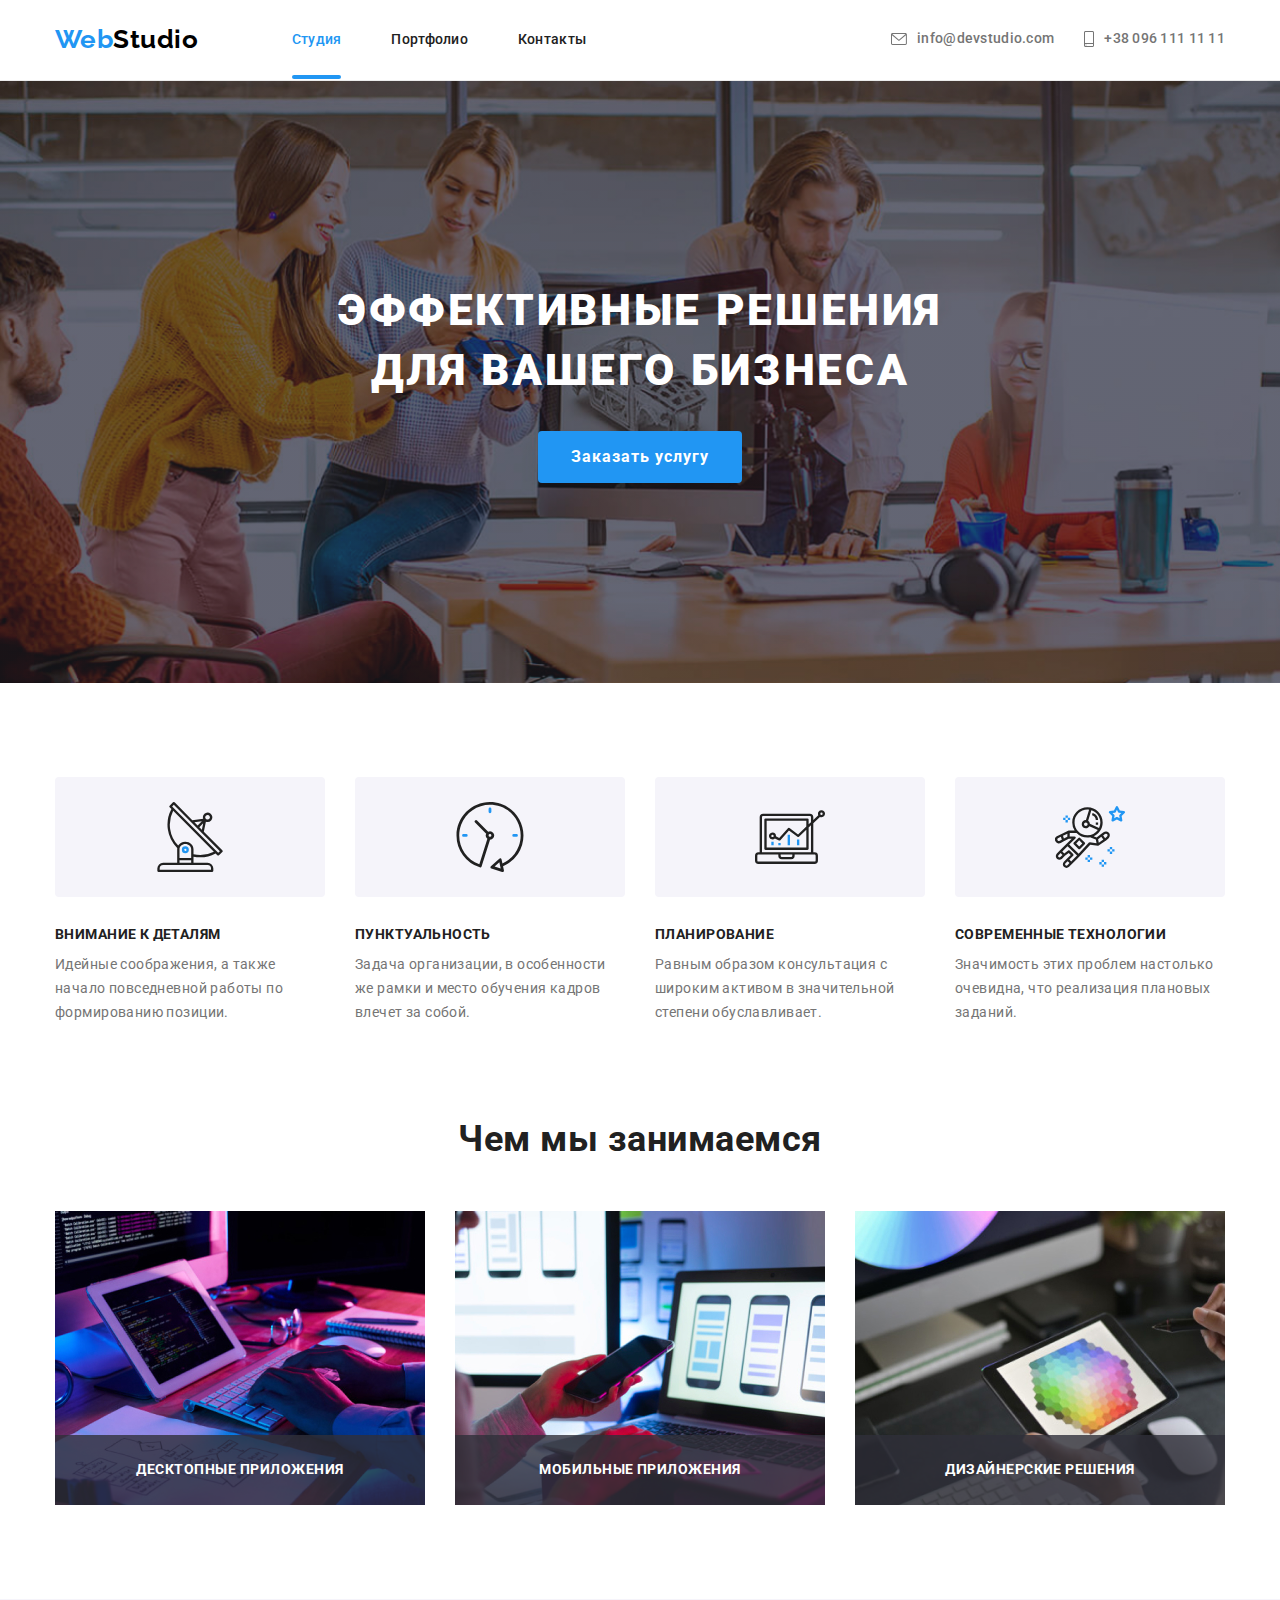
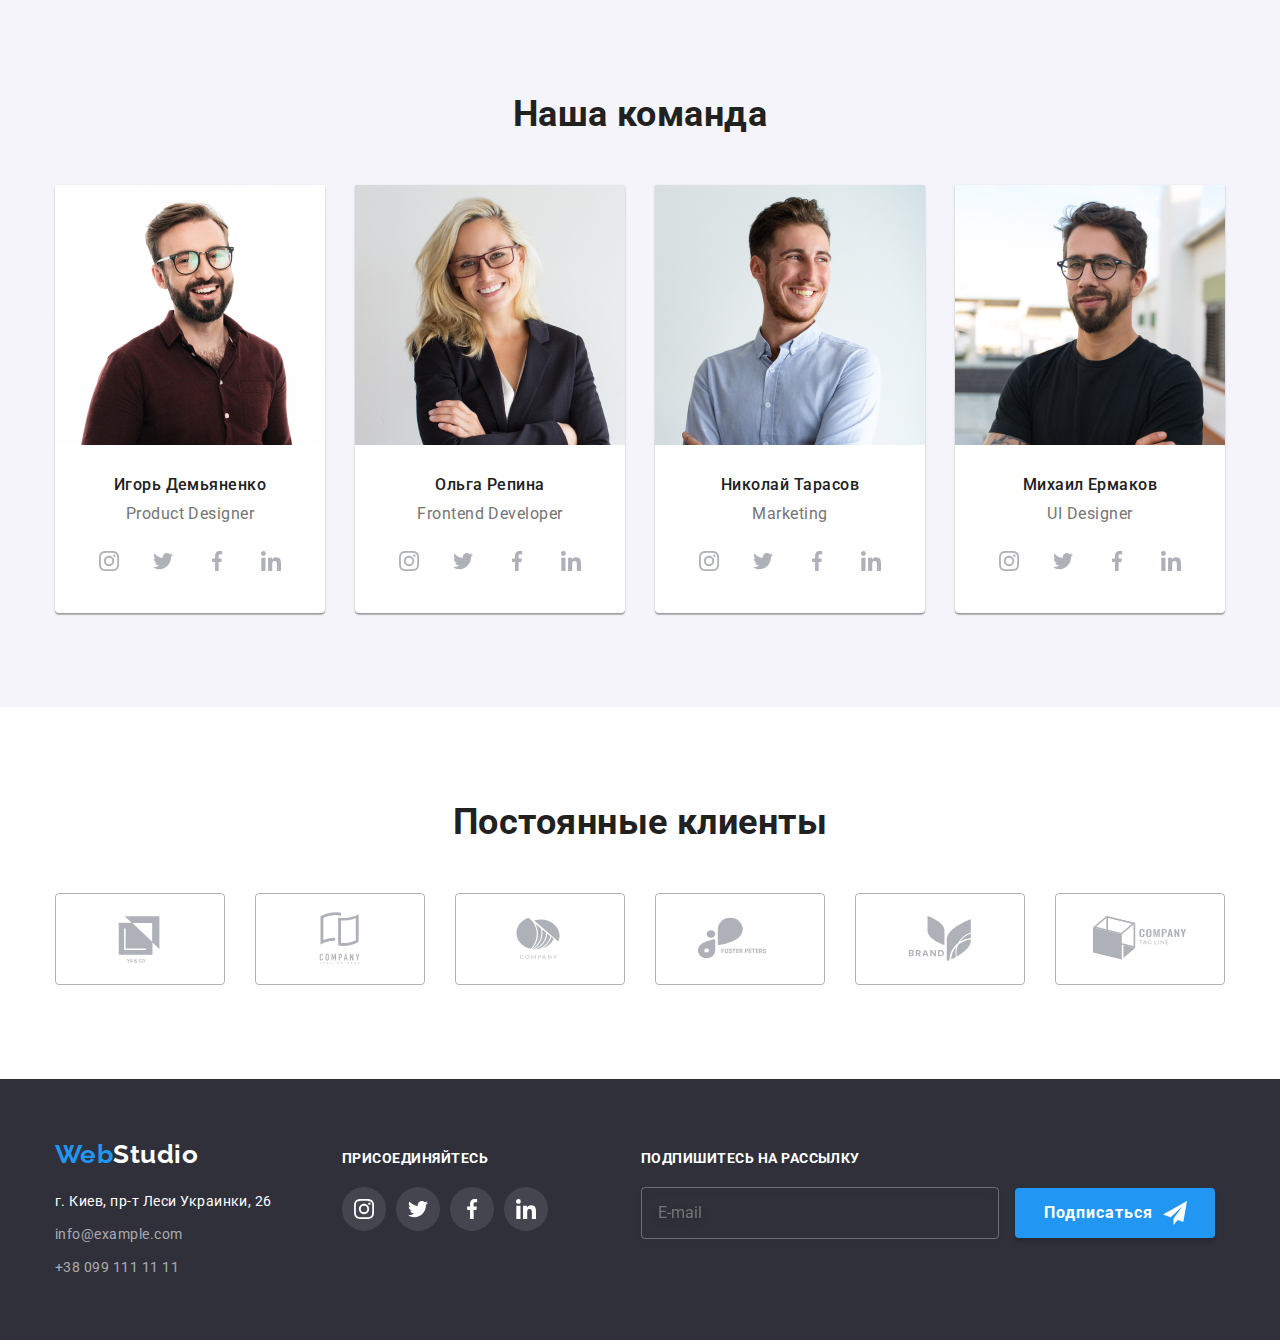
<file: index.html>
<!DOCTYPE html>
<html lang="ru">
  <head>
    <meta charset="UTF-8" />
    <meta name="viewport" content="width=device-width, initial-scale=1.0" />
    <title>Document</title>
    <link rel="preconnect" href="https://fonts.googleapis.com" />
    <link rel="preconnect" href="https://fonts.gstatic.com" crossorigin />
    <link
      href="https://fonts.googleapis.com/css2?family=Raleway:wght@700&family=Roboto:wght@400;500;700;900&display=swap"
      rel="stylesheet"
    />
    <link
      rel="stylesheet"
      href="https://cdnjs.cloudflare.com/ajax/libs/modern-normalize/1.1.0/modern-normalize.min.css"
    />
    <link rel="stylesheet" href="./css/main.min.css " />
  </head>
  <body>
    <!-- Шапка сайта -->
    <header class="header">
      <div class="container header__container">
        <a href="./index.html" class="logo header__logo"
          ><span class="logo__accent">Web</span>Studio</a
        >
        <button type="button" class="menu-button" data-menu-button>
          <svg class="menu-button__icon"
            width="40"
            height="40"
            aria-expanded="false"
            aria-controls="menu-container"
            aria-label="Переключатель мобильного меню"
          >
            <use
              href="./images/homework-4/symbol-defs.svg#menu-close"
              class="menu-button__icon-cross"
            ></use>
            <use
              href="./images/homework-4/symbol-defs.svg#menu"
              class="menu-button__icon-menu"
            ></use>
          </svg>
        </button>
        <div class="menu-container" data-menu>
          <nav>
            <ul class="site-nav">
              <li class="site-nav__item">
                <a
                  href="./index.html"
                  class="site-nav__link site-nav__link--current"
                  >Студия</a
                >
              </li>
              <li class="site-nav__item">
                <a href="./portfolio.html " class="site-nav__link">Портфолио</a>
              </li>
              <li>
                <a href="" class="site-nav__link">Контакты</a>
              </li class="site-nav__item">
            </ul>
          </nav>
          <div>
            <ul class="header-contacts">
              <li class="header-contacts__item">
                <a href="mailto:info@devstudio.com" class="header-contacts__link"
                  ><svg class="header-contacts__icon" width="16" height="12">
                    <use href="./images/homework-4/symbol-defs.svg#envelope"></use>
                  </svg>
                  info@devstudio.com</a
                >
              </li>
              <li class="header-contacts__item">
                <a href="tel:+380961111111" class="header-contacts__link header-contacts__link--size"
                  ><svg class="header-contacts__icon" width="10" height="16">
                    <use
                      href="./images/homework-4/symbol-defs.svg#smartphone"
                    ></use>
                  </svg>
                  +38 096 111 11 11</a
                >
              </li>
            </ul>
            <ul class="mobile-links">
              <li class="mobile-links__item"><a href="" class="mobile-links__link">Instagram</a></li>
              <li class="mobile-links__item"><a href="" class="mobile-links__link">Twitter</a></li>
              <li class="mobile-links__item"><a href="" class="mobile-links__link">Facebook</a></li>
              <li class="mobile-links__item"><a href="" class="mobile-links__link">LinkedIn</a></li>
            </ul>
          </div>
        </div>
      </div>
    </header>

    <main>
      <!-- Герой -->
      <section class="hero">
        <h1 class="hero__title">Эффективные решения для вашего бизнеса</h1>
        <button class="hero-button" type="button" data-modal-open>
          Заказать услугу
        </button>
      </section>

      <!-- Наши преимущества -->
      <section class="features">
        <div class="container">
          <h2 class="features__title">Наши преимущества</h2>
          <ul class="features__list">
            <li class="features__item">
              <div class="features__icon">
                <svg width="70" height="70">
                  <use href="./images/homework-4/symbol-defs.svg#antenna"></use>
                </svg>
              </div>
              <h3 class="features__name">Внимание к деталям</h3>
              <p class="features__text">
                Идейные соображения, а также начало повседневной работы по
                формированию позиции.
              </p>
            </li>
            <li class="features__item">
              <div class="features__icon">
                <svg width="70" height="70">
                  <use href="./images/homework-4/symbol-defs.svg#clock"></use>
                </svg>
              </div>
              <h3 class="features__name">Пунктуальность</h3>
              <p class="features__text">
                Задача организации, в особенности же рамки и место обучения
                кадров влечет за собой.
              </p>
            </li>
            <li class="features__item">
              <div class="features__icon">
                <svg width="70" height="70">
                  <use href="./images/homework-4/symbol-defs.svg#diagram"></use>
                </svg>
              </div>
              <h3 class="features__name">Планирование</h3>
              <p class="features__text">
                Равным образом консультация с широким активом в значительной
                степени обуславливает.
              </p>
            </li>
            <li class="features__item">
              <div class="features__icon">
                <svg width="70" height="70">
                  <use
                    href="./images/homework-4/symbol-defs.svg#astronaut"
                  ></use>
                </svg>
              </div>
              <h3 class="features__name">Современные технологии</h3>
              <p class="features__text">
                Значимость этих проблем настолько очевидна, что реализация
                плановых заданий.
              </p>
            </li>
          </ul>
        </div>
      </section>

      <!-- Чем мы занимаемся -->
      <section class="services">
        <div class="container">
          <h2 class="services__title">Чем мы занимаемся</h2>
          <ul class="services__list">
            <li class="services__item">
              <img
                class="services__image"
                srcset="./images/service-1.jpg 1x, ./images/service-1@2x.jpg 2x"
                src="./images/service-1.jpg"
                alt="Рабочий стол"
              />
              <div class="services__description">
                <p class="services__name">Десктопные приложения</p>
              </div>
            </li>
            <li class="services__item">
              <img
                class="services__image"
                srcset="./images/service-2.jpg 1x, ./images/service-2@2x.jpg 2x"
                src="./images/homework-1/box2.jpg"
                alt="Ноутбук"
              />
              <div class="services__description">
                <p class="services__name">Мобильные приложения</p>
              </div>
            </li>
            <li class="services__item">
              <img
                class="services__image"
                srcset="./images/service-3.jpg 1x, ./images/service-3@2x.jpg 2x"
                src="./images/homework-1/box3.jpg"
                alt="Планшетный компьютер"
              />
              <div class="services__description">
                <p class="services__name">Дизайнерские решения</p>
              </div>
            </li>
          </ul>
        </div>
      </section>

      <!-- Наша команда -->
      <section class="team">
        <div class="container">
          <h2 class="team__title">Наша команда</h2>
          <ul class="team__list">
            <li class="team__item">
              <picture>
                <source
                  srcset="
                    ./images/team-1-mob.jpg    1x,
                    ./images/team-1-mob@2x.jpg 2x"
                  media="(max-width: 767px)"
                  sizes="100vw"
                />
                <source
                  srcset="
                    ./images/team-1-tab.jpg    1x,
                    ./images/team-1-tab@2x.jpg 2x"
                  media="(min-width: 768px) and (max-width: 1199px)"
                  sizes="50vw"
                />
                <source
                  srcset="
                    ./images/team-1.jpg    1x,
                    ./images/team-1@2x.jpg 2x"
                  media="(min-width: 1200px)"
                  sizes="25vw"
                />
                <img
                  class="team__photo"
                  src="./images/team-1-mob.jpg"
                  alt="Игорь Демьяненко"
                />
              </picture>
              <div class="team__description">
                <h3 class="team__name">Игорь Демьяненко</h3>
                <p class="team__prof">Product Designer</p>
                <ul class="team-social">
                  <li>
                    <a href="" class="team-social__link">
                      <svg class="team-social__icon" width="20" height="20">
                        <use
                          href="./images/homework-4/symbol-defs.svg#instagram"
                        ></use>
                      </svg>
                    </a>
                  </li>
                  <li>
                    <a href="" class="team-social__link">
                      <svg class="team-social__icon" width="20" height="20">
                        <use
                          href="./images/homework-4/symbol-defs.svg#twitter-1"
                        ></use>
                      </svg>
                    </a>
                  </li>
                  <li>
                    <a href="" class="team-social__link">
                      <svg class="team-social__icon" width="20" height="20">
                        <use
                          href="./images/homework-4/symbol-defs.svg#facebook"
                        ></use>
                      </svg>
                    </a>
                  </li>
                  <li>
                    <a href="" class="team-social__link">
                      <svg class="team-social__icon" width="20" height="20">
                        <use
                          href="./images/homework-4/symbol-defs.svg#linkedin"
                        ></use>
                      </svg>
                    </a>
                  </li>
                </ul>
              </div>
            </li>
            <li class="team__item">
              <picture>
                <source
                  srcset="
                    ./images/team-2-mob.jpg    1x,
                    ./images/team-2-mob@2x.jpg 2x"
                  media="(max-width: 767px)"
                  sizes="100vw"
                />
                <source
                  srcset="
                    ./images/team-2-tab.jpg    1x,
                    ./images/team-2-tab@2x.jpg 2x"
                  media="(min-width: 768px) and (max-width: 1199px)"
                  sizes="50vw"
                />
                <source
                  srcset="
                    ./images/team-2.jpg    1x,
                    ./images/team-2@2x.jpg 2x"
                  media="(min-width: 1200px)"
                  sizes="25vw"
                />
                <img
                  class="team__photo"
                  src="./images/team-2-mob.jpg"
                  alt="Ольга Репина"
                />
              </picture>
              <div class="team__description">
                <h3 class="team__name">Ольга Репина</h3>
                <p class="team__prof">Frontend Developer</p>
                <ul class="team-social">
                  <li>
                    <a href="" class="team-social__link">
                      <svg class="team-social__icon" width="20" height="20">
                        <use
                          href="./images/homework-4/symbol-defs.svg#instagram"
                        ></use>
                      </svg>
                    </a>
                  </li>
                  <li>
                    <a href="" class="team-social__link">
                      <svg class="team-social__icon" width="20" height="20">
                        <use
                          href="./images/homework-4/symbol-defs.svg#twitter-1"
                        ></use>
                      </svg>
                    </a>
                  </li>
                  <li>
                    <a href="" class="team-social__link">
                      <svg class="team-social__icon" width="20" height="20">
                        <use
                          href="./images/homework-4/symbol-defs.svg#facebook"
                        ></use>
                      </svg>
                    </a>
                  </li>
                  <li>
                    <a href="" class="team-social__link">
                      <svg class="team-social__icon" width="20" height="20">
                        <use
                          href="./images/homework-4/symbol-defs.svg#linkedin"
                        ></use>
                      </svg>
                    </a>
                  </li>
                </ul>
              </div>
            </li>
            <li class="team__item">
              <picture>
                <source
                  srcset="
                    ./images/team-3-mob.jpg    1x,
                    ./images/team-3-mob@2x.jpg 2x"
                  media="(max-width: 767px)"
                  sizes="100vw"
                />
                <source
                  srcset="
                    ./images/team-3-tab.jpg    1x,
                    ./images/team-3-tab@2x.jpg 2x"
                  media="(min-width: 768px) and (max-width: 1199px)"
                  sizes="50vw"
                />
                <source
                  srcset="
                    ./images/team-3.jpg    1x,
                    ./images/team-3@2x.jpg 2x"
                  media="(min-width: 1200px)"
                  sizes="25vw"
                />
                <img
                  class="team__photo"
                  src="./images/team-3-mob.jpg"
                  alt="Николай Тарасов"
                />
              </picture>
              <div class="team__description">
                <h3 class="team__name">Николай Тарасов</h3>
                <p class="team__prof">Marketing</p>
                <ul class="team-social">
                  <li>
                    <a href="" class="team-social__link">
                      <svg class="team-social__icon" width="20" height="20">
                        <use
                          href="./images/homework-4/symbol-defs.svg#instagram"
                        ></use>
                      </svg>
                    </a>
                  </li>
                  <li>
                    <a href="" class="team-social__link">
                      <svg class="team-social__icon" width="20" height="20">
                        <use
                          href="./images/homework-4/symbol-defs.svg#twitter-1"
                        ></use>
                      </svg>
                    </a>
                  </li>
                  <li>
                    <a href="" class="team-social__link">
                      <svg class="team-social__icon" width="20" height="20">
                        <use
                          href="./images/homework-4/symbol-defs.svg#facebook"
                        ></use>
                      </svg>
                    </a>
                  </li>
                  <li>
                    <a href="" class="team-social__link">
                      <svg class="team-social__icon" width="20" height="20">
                        <use
                          href="./images/homework-4/symbol-defs.svg#linkedin"
                        ></use>
                      </svg>
                    </a>
                  </li>
                </ul>
              </div>
            </li>
            <li class="team__item">
              <picture>
                <source
                  srcset="
                    ./images/team-4-mob.jpg    1x,
                    ./images/team-4-mob@2x.jpg 2x"
                  media="(max-width: 767px)"
                  sizes="100vw"
                />
                <source
                  srcset="
                    ./images/team-4-tab.jpg    1x,
                    ./images/team-4-tab@2x.jpg 2x"
                  media="(min-width: 768px) and (max-width: 1199px)"
                  sizes="50vw"
                />
                <source
                  srcset="
                    ./images/team-4.jpg    1x,
                    ./images/team-4@2x.jpg 2x"
                  media="(min-width: 1200px)"
                  sizes="25vw"
                />
                <img
                  class="team__photo"
                  src="./images/team-4-mob.jpg"
                  alt="Михаил Ермаков"
                />
              </picture>
              <div class="team__description">
                <h3 class="team__name">Михаил Ермаков</h3>
                <p class="team__prof">UI Designer</p>
                <ul class="team-social">
                  <li>
                    <a href="" class="team-social__link">
                      <svg class="team-social__icon" width="20" height="20">
                        <use
                          href="./images/homework-4/symbol-defs.svg#instagram"
                        ></use>
                      </svg>
                    </a>
                  </li>
                  <li>
                    <a href="" class="team-social__link">
                      <svg class="team-social__icon" width="20" height="20">
                        <use
                          href="./images/homework-4/symbol-defs.svg#twitter-1"
                        ></use>
                      </svg>
                    </a>
                  </li>
                  <li>
                    <a href="" class="team-social__link">
                      <svg class="team-social__icon" width="20" height="20">
                        <use
                          href="./images/homework-4/symbol-defs.svg#facebook"
                        ></use>
                      </svg>
                    </a>
                  </li>
                  <li>
                    <a href="" class="team-social__link">
                      <svg class="team-social__icon" width="20" height="20">
                        <use
                          href="./images/homework-4/symbol-defs.svg#linkedin"
                        ></use>
                      </svg>
                    </a>
                  </li>
                </ul>
              </div>
            </li>
          </ul>
        </div>
      </section>

      <!-- Постоянные клиенты -->
      <section class="clients">
        <div class="container clients__container">
          <h2 class="clients__title">Постоянные клиенты</h2>
          <ul class="clients__list">
            <li class="clients__list-item">
              <a href="" class="clients__link">
                <svg class="clients__logo" width="106" height="60">
                  <use
                    href="./images/homework-4/symbol-defs.svg#company-1"
                  ></use>
                </svg>
              </a>
            </li>
            <li class="clients__list-item">
              <a href="" class="clients__link">
                <svg class="clients__logo" width="106" height="60">
                  <use
                    href="./images/homework-4/symbol-defs.svg#company-2"
                  ></use>
                </svg>
              </a>
            </li>
            <li class="clients__list-item">
              <a href="" class="clients__link">
                <svg class="clients__logo" width="106" height="60">
                  <use
                    href="./images/homework-4/symbol-defs.svg#company-3"
                  ></use>
                </svg>
              </a>
            </li>
            <li class="clients__list-item">
              <a href="" class="clients__link">
                <svg class="clients__logo" width="106" height="60">
                  <use
                    href="./images/homework-4/symbol-defs.svg#company-4"
                  ></use>
                </svg>
              </a>
            </li>
            <li class="clients__list-item">
              <a href="" class="clients__link">
                <svg class="clients__logo" width="106" height="60">
                  <use
                    href="./images/homework-4/symbol-defs.svg#company-5"
                  ></use>
                </svg>
              </a>
            </li>
            <li class="clients__list-item">
              <a href="" class="clients__link">
                <svg class="clients__logo" width="106" height="60">
                  <use
                    href="./images/homework-4/symbol-defs.svg#company-6"
                  ></use>
                </svg>
              </a>
            </li>
          </ul>
        </div>
      </section>
    </main>

    <!-- Футер -->
    <footer class="footer">
      <div class="container footer__container">
        <div class="footer__wrap">
          <div class="footer__contacts">
            <a href="index.html" class="logo logo--color"
              ><span class="logo__accent">Web</span>Studio</a
            >
            <address class="footer__address">
              <ul class="footer__address-list">
                <li class="footer__address-item">
                  <a
                    href=""
                    class="footer__address-link footer__address-link--color"
                    >г. Киев, пр-т Леси Украинки, 26</a
                  >
                </li>
                <li class="footer__address-item">
                  <a href="mailto:info@example.com" class="footer__address-link"
                    >info@example.com</a
                  >
                </li>
                <li class="footer__address-item">
                  <a href="tel:+380991111111" class="footer__address-link"
                    >+38 099 111 11 11</a
                  >
                </li>
              </ul>
            </address>
          </div>
          <div class="footer-follow">
            <p class="footer-follow__slogan">Присоединяйтесь</p>
            <ul class="footer-follow__list">
              <li>
                <a href="" class="footer-follow__link">
                  <svg class="footer-follow__icon" width="20" height="20">
                    <use
                      href="./images/homework-4/symbol-defs.svg#instagram-footer"
                    ></use>
                  </svg>
                </a>
              </li>
              <li>
                <a href="" class="footer-follow__link">
                  <svg class="footer-follow__icon" width="20" height="20">
                    <use
                      href="./images/homework-4/symbol-defs.svg#twitter-1-2"
                    ></use>
                  </svg>
                </a>
              </li>
              <li>
                <a href="" class="footer-follow__link">
                  <svg class="footer-follow__icon" width="20" height="20">
                    <use
                      href="./images/homework-4/symbol-defs.svg#facebook-footer"
                    ></use>
                  </svg>
                </a>
              </li>
              <li>
                <a href="" class="footer-follow__link">
                  <svg class="footer-follow__icon" width="20" height="20">
                    <use
                      href="./images/homework-4/symbol-defs.svg#linkedin-footer"
                    ></use>
                  </svg>
                </a>
              </li>
            </ul>
          </div>
        </div>

        <!-- Форма в футере -->
        <form class="footer-form">
          <p class="footer-form__slogan">Подпишитесь на рассылку</p>
          <input
            class="footer-form__field"
            type="email"
            name="mail-follow"
            placeholder="E-mail"
          />
          <button class="footer-form__button" type="submit">
            Подписаться
            <svg class="footer-form__icon" width="24" height="24">
              <use href="./images/homework-4/symbol-defs.svg#icon-form"></use>
            </svg>
          </button>
        </form>
      </div>
    </footer>

    <!-- Модалка -->
    <div class="backdrop is-hidden" data-modal>
      <div class="modal">
        <button class="modal-button" data-modal-close>
          <svg class="modal-button__icon" width="18" height="18">
            <use href="./images/homework-4/symbol-defs.svg#close-icon"></use>
          </svg>
        </button>

        <!-- Форма в модалке -->
        <p class="modal__text">Оставьте свои данные, мы вам перезвоним</p>
        <form>
          <div class="modal__part">
            <label class="modal__label">
              <span class="modal__field-name">Имя</span>
              <input class="modal__input" type="text" name="name-user" />
              <svg class="modal__icon" width="18" height="18">
                <use
                  href="./images/homework-4/symbol-defs.svg#person-form"
                ></use>
              </svg>
            </label>
          </div>
          <div class="modal__part">
            <label class="modal__label">
              <span class="modal__field-name">Телефон</span>
              <input class="modal__input" type="tel" name="telephone" />
              <svg class="modal__icon" width="18" height="18">
                <use
                  href="./images/homework-4/symbol-defs.svg#phone-form"
                ></use>
              </svg>
            </label>
          </div>
          <div class="modal__part">
            <label class="modal__label">
              <span class="modal__field-name">Почта</span>
              <input class="modal__input" type="email" name="mail" />
              <svg class="modal__icon" width="18" height="18">
                <use
                  href="./images/homework-4/symbol-defs.svg#email-form"
                ></use>
              </svg>
            </label>
          </div>
          <label class="modal__label modal__label--height">
            <span class="modal__field-name">Комментарий</span>
            <textarea
              class="modal__textarea"
              name="comment"
              cols="30"
              rows="10"
              placeholder="Введите текст"
            ></textarea>
          </label>
          <div class="modal__agree">
            <label class="modal__checkbox">
              <input
                class="modal__checkbox-field"
                type="checkbox"
                name="agree-follow"
              />
              <span class="modal__custom-checkbox">
                <svg class="modal__vector" width="11" height="8">
                  <use
                    href="./images/homework-4/symbol-defs.svg#vector-form"
                  ></use>
                </svg>
              </span>
              <span
                >Соглашаюсь с рассылкой и принимаю
                <a href="" class="modal__link">Условия договора</a></span
              >
            </label>
          </div>
          <button class="modal__button-form" type="submit">Отправить</button>
        </form>
      </div>
    </div>

    <!-- Скрипт -->
    <script src="./js/modal.js"></script>
    <script src="./js/menu.js"></script>
  </body>
</html>
</file>
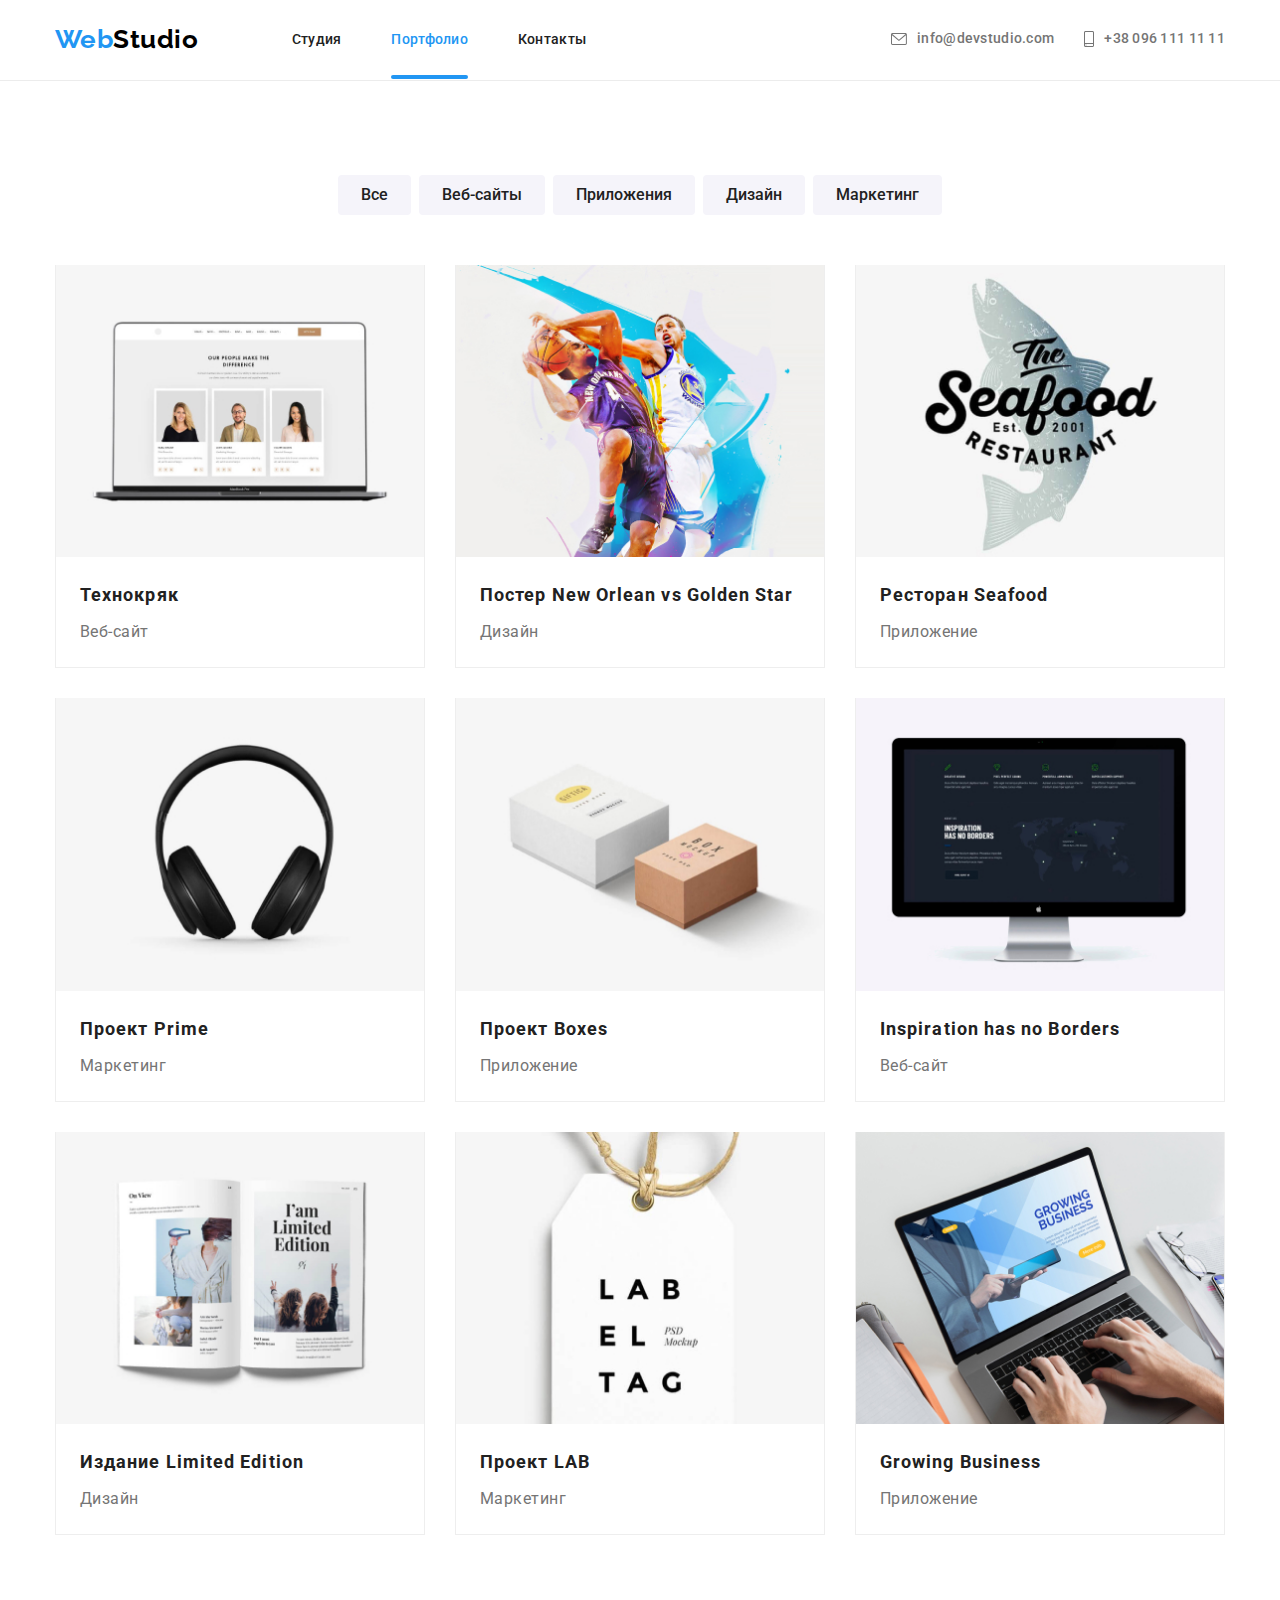
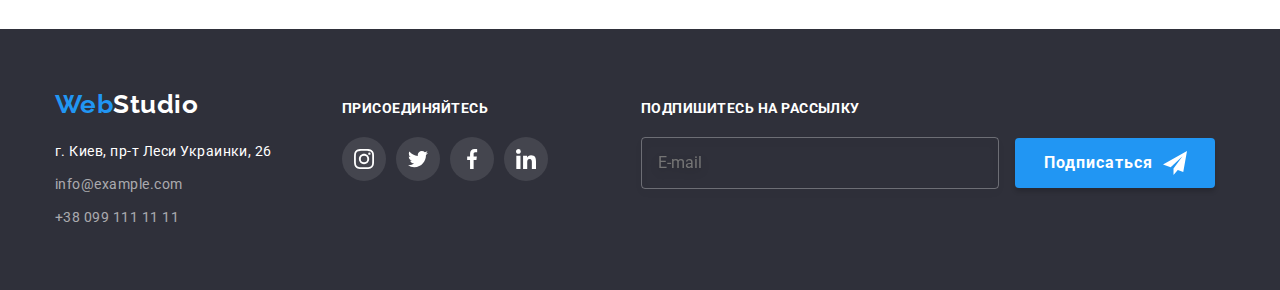
<file: portfolio.html>
<!DOCTYPE html>
<html lang="en">
  <head>
    <meta charset="UTF-8" />
    <meta name="viewport" content="width=device-width, initial-scale=1.0" />
    <title>Document</title>
    <link rel="preconnect" href="https://fonts.googleapis.com" />
    <link rel="preconnect" href="https://fonts.gstatic.com" crossorigin />
    <link
      href="https://fonts.googleapis.com/css2?family=Raleway:wght@700&family=Roboto:wght@400;500;700;900&display=swap"
      rel="stylesheet"
    />
    <link
      rel="stylesheet"
      href="https://cdnjs.cloudflare.com/ajax/libs/modern-normalize/1.1.0/modern-normalize.min.css"
    />
    <link rel="stylesheet" href="./css/main.min.css" />
  </head>
  <body>
    <!-- Шапка сайта -->
    <header class="header">
      <div class="container header__container">
        <a href="./index.html" class="logo header__logo"
          ><span class="logo__accent">Web</span>Studio</a
        >
        <button type="button" class="menu-button" data-menu-button>
          <svg class="menu-button__icon"
            width="40"
            height="40"
            aria-expanded="false"
            aria-controls="menu-container"
            aria-label="Переключатель мобильного меню"
          >
            <use
              href="./images/homework-4/symbol-defs.svg#menu-close"
              class="menu-button__icon-cross"
            ></use>
            <use
              href="./images/homework-4/symbol-defs.svg#menu"
              class="menu-button__icon-menu"
            ></use>
          </svg>
        </button>
        <div class="menu-container" data-menu>
          <nav>
            <ul class="site-nav">
              <li class="site-nav__item">
                <a
                  href="./index.html"
                  class="site-nav__link"
                  >Студия</a
                >
              </li>
              <li class="site-nav__item">
                <a href="./portfolio.html " class="site-nav__link site-nav__link--current">Портфолио</a>
              </li>
              <li>
                <a href="" class="site-nav__link">Контакты</a>
              </li class="site-nav__item">
            </ul>
          </nav>
          <div>
            <ul class="header-contacts">
              <li class="header-contacts__item">
                <a href="mailto:info@devstudio.com" class="header-contacts__link"
                  ><svg class="header-contacts__icon" width="16" height="12">
                    <use href="./images/homework-4/symbol-defs.svg#envelope"></use>
                  </svg>
                  info@devstudio.com</a
                >
              </li>
              <li class="header-contacts__item">
                <a href="tel:+380961111111" class="header-contacts__link header-contacts__link--size"
                  ><svg class="header-contacts__icon" width="10" height="16">
                    <use
                      href="./images/homework-4/symbol-defs.svg#smartphone"
                    ></use>
                  </svg>
                  +38 096 111 11 11</a
                >
              </li>
            </ul>
            <ul class="mobile-links">
              <li class="mobile-links__item"><a href="" class="mobile-links__link">Instagram</a></li>
              <li class="mobile-links__item"><a href="" class="mobile-links__link">Twitter</a></li>
              <li class="mobile-links__item"><a href="" class="mobile-links__link">Facebook</a></li>
              <li class="mobile-links__item"><a href="" class="mobile-links__link">LinkedIn</a></li>
            </ul>
          </div>
        </div>
      </div>
    </header>
    <main>
      <!-- Герой -->
      <section class="portfolio">
        <div class="container">
          <h1 class="portfolio__title">Портфолио</h1>
          <!-- Фильтр -->
          <ul class="portfolio__filter">
            <li class="portfolio__category">
              <button type="button" class="portfolio__button">Все</button>
            </li>
            <li class="portfolio__category">
              <button type="button" class="portfolio__button">Веб-сайты</button>
            </li>
            <li class="portfolio__category">
              <button type="button" class="portfolio__button">Приложения</button>
            </li>
            <li class="portfolio__category">
              <button type="button" class="portfolio__button">Дизайн</button>
            </li>
            <li class="portfolio__category">
              <button type="button" class="portfolio__button">Маркетинг</button>
            </li>
          </ul>
          <!-- Примеры работ -->
          <ul class="card-list">
            <li class="card-list__item">
              <a href="" class="card-list__link">
                <div class="card-list__wrap">
                  <picture>
                    <source
                      srcset="
                        ./images/portfolio-1-mob.jpg    1x,
                        ./images/portfolio-1-mob@2x.jpg 2x"
                      media="(max-width: 767px)"
                      sizes="100vw"
                    />
                    <source
                      srcset="
                        ./images/portfolio-1-tab.jpg    1x,
                        ./images/portfolio-1-tab@2x.jpg 2x"
                      media="(min-width: 768px) and (max-width: 1199px)"
                      sizes="50vw"
                    />
                    <source
                      srcset="
                        ./images/portfolio-1.jpg    1x,
                        ./images/portfolio-1@2x.jpg 2x"
                      media="(min-width: 1200px)"
                      sizes="25vw"
                    />
                    <img
                      class="card-list__image"
                      src="./images/portfolio-1-mob.jpg"
                      alt="Изображение в ноутбуке"
                    />
                  </picture>
                  <div class="card-list__description">
                    <p>
                      Ресурс предлагает комплексные предложения с разным уровнем
                      функционала и сервисов. Все это позволит посетителю
                      получить исчерпывающие сведения о компании или частном
                      лице.
                    </p>
                  </div>
                </div>
                <div class="card-list__text">
                  <h2 class="card-list__company">Технокряк</h2>
                  <p class="card-list__type">Веб-сайт</p>
                </div>
              </a>
            </li>
            <li class="card-list__item">
              <a href="" class="card-list__link">
                <div class="card-list__wrap">
                  <picture>
                    <source
                      srcset="
                        ./images/portfolio-2-mob.jpg    1x,
                        ./images/portfolio-2-mob@2x.jpg 2x"
                      media="(max-width: 767px)"
                      sizes="100vw"
                    />
                    <source
                      srcset="
                        ./images/portfolio-2-tab.jpg    1x,
                        ./images/portfolio-2-tab@2x.jpg 2x"
                      media="(min-width: 768px) and (max-width: 1199px)"
                      sizes="50vw"
                    />
                    <source
                      srcset="
                        ./images/portfolio-2.jpg    1x,
                        ./images/portfolio-2@2x.jpg 2x"
                      media="(min-width: 1200px)"
                      sizes="25vw"
                    />
                    <img
                      class="card-list__image"
                      src="./images/portfolio-2-mob.jpg"
                      alt="Два баскетболиста"
                    />
                  </picture>
                  <div class="card-list__description">
                    <p>
                      Ресурс предлагает комплексные предложения с разным уровнем
                      функционала и сервисов. Все это позволит посетителю
                      получить исчерпывающие сведения о компании или частном
                      лице.
                    </p>
                  </div>
                </div>
                <div class="card-list__text">
                  <h2 class="card-list__company">Постер New Orlean vs Golden Star</h2>
                  <p class="card-list__type">Дизайн</p>
                </div>
              </a>
            </li>
            <li class="card-list__item">
              <a href="" class="card-list__link">
                <div class="card-list__wrap">
                  <picture>
                    <source
                      srcset="
                        ./images/portfolio-3-mob.jpg    1x,
                        ./images/portfolio-3-mob@2x.jpg 2x"
                      media="(max-width: 767px)"
                      sizes="100vw"
                    />
                    <source
                      srcset="
                        ./images/portfolio-3-tab.jpg    1x,
                        ./images/portfolio-3-tab@2x.jpg 2x"
                      media="(min-width: 768px) and (max-width: 1199px)"
                      sizes="50vw"
                    />
                    <source
                      srcset="
                        ./images/portfolio-3.jpg    1x,
                        ./images/portfolio-3@2x.jpg 2x"
                      media="(min-width: 1200px)"
                      sizes="25vw"
                    />
                    <img
                      class="card-list__image"
                      src="./images/portfolio-3-mob.jpg"
                      alt="Надпись-логотип Seafood"
                    />
                  </picture>
                  <div class="card-list__description">
                    <p>
                      Ресурс предлагает комплексные предложения с разным уровнем
                      функционала и сервисов. Все это позволит посетителю
                      получить исчерпывающие сведения о компании или частном
                      лице.
                    </p>
                  </div>
                </div>
                <div class="card-list__text">
                  <h2 class="card-list__company">Ресторан Seafood</h2>
                  <p class="card-list__type">Приложение</p>
                </div>
              </a>
            </li>
            <li class="card-list__item">
              <a href="" class="card-list__link">
                <div class="card-list__wrap">
                  <picture>
                    <source
                      srcset="
                        ./images/portfolio-4-mob.jpg    1x,
                        ./images/portfolio-4-mob@2x.jpg 2x"
                      media="(max-width: 767px)"
                      sizes="100vw"
                    />
                    <source
                      srcset="
                        ./images/portfolio-4-tab.jpg    1x,
                        ./images/portfolio-4-tab@2x.jpg 2x"
                      media="(min-width: 768px) and (max-width: 1199px)"
                      sizes="50vw"
                    />
                    <source
                      srcset="
                        ./images/portfolio-4.jpg    1x,
                        ./images/portfolio-4@2x.jpg 2x"
                      media="(min-width: 1200px)"
                      sizes="25vw"
                    />
                    <img
                      class="card-list__image"
                      src="./images/portfolio-4-mob.jpg"
                      alt="Наушники"
                    />
                  </picture>
                  <div class="card-list__description">
                    <p>
                      Ресурс предлагает комплексные предложения с разным уровнем
                      функционала и сервисов. Все это позволит посетителю
                      получить исчерпывающие сведения о компании или частном
                      лице.
                    </p>
                  </div>
                </div>
                <div class="card-list__text">
                  <h2 class="card-list__company">Проект Prime</h2>
                  <p class="card-list__type">Маркетинг</p>
                </div>
              </a>
            </li>
            <li class="card-list__item">
              <a href="" class="card-list__link">
                <div class="card-list__wrap">
                  <picture>
                    <source
                      srcset="
                        ./images/portfolio-5-mob.jpg    1x,
                        ./images/portfolio-5-mob@2x.jpg 2x"
                      media="(max-width: 767px)"
                      sizes="100vw"
                    />
                    <source
                      srcset="
                        ./images/portfolio-5-tab.jpg    1x,
                        ./images/portfolio-5-tab@2x.jpg 2x"
                      media="(min-width: 768px) and (max-width: 1199px)"
                      sizes="50vw"
                    />
                    <source
                      srcset="
                        ./images/portfolio-5.jpg    1x,
                        ./images/portfolio-5@2x.jpg 2x"
                      media="(min-width: 1200px)"
                      sizes="25vw"
                    />
                    <img
                      class="card-list__image"
                      src="./images/portfolio-5-mob.jpg"
                      alt="Две коробочки"
                    />
                  </picture>
                  <div class="card-list__description">
                    <p>
                      Ресурс предлагает комплексные предложения с разным уровнем
                      функционала и сервисов. Все это позволит посетителю
                      получить исчерпывающие сведения о компании или частном
                      лице.
                    </p>
                  </div>
                </div>
                <div class="card-list__text">
                  <h2 class="card-list__company">Проект Boxes</h2>
                  <p class="card-list__type">Приложение</p>
                </div>
              </a>
            </li>
            <li class="card-list__item">
              <a href="" class="card-list__link">
                <div class="card-list__wrap">
                  <picture>
                    <source
                      srcset="
                        ./images/portfolio-6-mob.jpg    1x,
                        ./images/portfolio-6-mob@2x.jpg 2x"
                      media="(max-width: 767px)"
                      sizes="100vw"
                    />
                    <source
                      srcset="
                        ./images/portfolio-6-tab.jpg    1x,
                        ./images/portfolio-6-tab@2x.jpg 2x"
                      media="(min-width: 768px) and (max-width: 1199px)"
                      sizes="50vw"
                    />
                    <source
                      srcset="
                        ./images/portfolio-6.jpg    1x,
                        ./images/portfolio-6@2x.jpg 2x"
                      media="(min-width: 1200px)"
                      sizes="25vw"
                    />
                    <img
                      class="card-list__image"
                      src="./images/portfolio-6-mob.jpg"
                      alt="Монитор компьютера"
                    />
                  </picture>
                  <div class="card-list__description">
                    <p>
                      Ресурс предлагает комплексные предложения с разным уровнем
                      функционала и сервисов. Все это позволит посетителю
                      получить исчерпывающие сведения о компании или частном
                      лице.
                    </p>
                  </div>
                </div>
                <div class="card-list__text">
                  <h2 class="card-list__company">Inspiration has no Borders</h2>
                  <p class="card-list__type">Веб-сайт</p>
                </div>
              </a>
            </li>
            <li class="card-list__item">
              <a href="" class="card-list__link">
                <div class="card-list__wrap">
                  <picture>
                    <source
                      srcset="
                        ./images/portfolio-7-mob.jpg    1x,
                        ./images/portfolio-7-mob@2x.jpg 2x"
                      media="(max-width: 767px)"
                      sizes="100vw"
                    />
                    <source
                      srcset="
                        ./images/portfolio-7-tab.jpg    1x,
                        ./images/portfolio-7-tab@2x.jpg 2x"
                      media="(min-width: 768px) and (max-width: 1199px)"
                      sizes="50vw"
                    />
                    <source
                      srcset="
                        ./images/portfolio-7.jpg    1x,
                        ./images/portfolio-7@2x.jpg 2x"
                      media="(min-width: 1200px)"
                      sizes="25vw"
                    />
                    <img
                      class="card-list__image"
                      src="./images/portfolio-7-mob.jpg"
                      alt="Открытый журнал"
                    />
                  </picture>
                  <div class="card-list__description">
                    <p>
                      Ресурс предлагает комплексные предложения с разным уровнем
                      функционала и сервисов. Все это позволит посетителю
                      получить исчерпывающие сведения о компании или частном
                      лице.
                    </p>
                  </div>
                </div>
                <div class="card-list__text">
                  <h2 class="card-list__company">Издание Limited Edition</h2>
                  <p class="card-list__type">Дизайн</p>
                </div>
              </a>
            </li>
            <li class="card-list__item">
              <a href="" class="card-list__link">
                <div class="card-list__wrap">
                  <picture>
                    <source
                      srcset="
                        ./images/portfolio-8-mob.jpg    1x,
                        ./images/portfolio-8-mob@2x.jpg 2x"
                      media="(max-width: 767px)"
                      sizes="100vw"
                    />
                    <source
                      srcset="
                        ./images/portfolio-8-tab.jpg    1x,
                        ./images/portfolio-8-tab@2x.jpg 2x"
                      media="(min-width: 768px) and (max-width: 1199px)"
                      sizes="50vw"
                    />
                    <source
                      srcset="
                        ./images/portfolio-8.jpg    1x,
                        ./images/portfolio-8@2x.jpg 2x"
                      media="(min-width: 1200px)"
                      sizes="25vw"
                    />
                    <img
                      class="card-list__image"
                      src="./images/portfolio-8-mob.jpg"
                      alt="Этикетка на верёвочке"
                    />
                  </picture>
                  <div class="card-list__description">
                    <p>
                      Ресурс предлагает комплексные предложения с разным уровнем
                      функционала и сервисов. Все это позволит посетителю
                      получить исчерпывающие сведения о компании или частном
                      лице.
                    </p>
                  </div>
                </div>
                <div class="card-list__text">
                  <h2 class="card-list__company">Проект LAB</h2>
                  <p class="card-list__type">Маркетинг</p>
                </div>
              </a>
            </li>
            <li class="card-list__item">
              <a href="" class="card-list__link">
                <div class="card-list__wrap">
                  <picture>
                    <source
                      srcset="
                        ./images/portfolio-9-mob.jpg    1x,
                        ./images/portfolio-9-mob@2x.jpg 2x"
                      media="(max-width: 767px)"
                      sizes="100vw"
                    />
                    <source
                      srcset="
                        ./images/portfolio-9-tab.jpg    1x,
                        ./images/portfolio-9-tab@2x.jpg 2x"
                      media="(min-width: 768px) and (max-width: 1199px)"
                      sizes="50vw"
                    />
                    <source
                      srcset="
                        ./images/portfolio-9.jpg    1x,
                        ./images/portfolio-9@2x.jpg 2x"
                      media="(min-width: 1200px)"
                      sizes="25vw"
                    />
                    <img
                      class="card-list__image"
                      src="./images/portfolio-9-mob.jpg"
                      alt="Ноутбук"
                    />
                  </picture>
                  <div class="card-list__description">
                    <p>
                      Ресурс предлагает комплексные предложения с разным уровнем
                      функционала и сервисов. Все это позволит посетителю
                      получить исчерпывающие сведения о компании или частном
                      лице.
                    </p>
                  </div>
                </div>
                <div class="card-list__text">
                  <h2 class="card-list__company">Growing Business</h2>
                  <p class="card-list__type">Приложение</p>
                </div>
              </a>
            </li>
          </ul>
        </div>
      </section>
    </main>

    <!-- Футер -->
    <footer class="footer">
      <div class="container footer__container">
        <div class="footer__wrap">
          <div class="footer__contacts">
            <a href="index.html" class="logo logo--color"
              ><span class="logo__accent">Web</span>Studio</a
            >
            <address class="footer__address">
              <ul class="footer__address-list">
                <li class="footer__address-item">
                  <a
                    href=""
                    class="footer__address-link footer__address-link--color"
                    >г. Киев, пр-т Леси Украинки, 26</a
                  >
                </li>
                <li class="footer__address-item">
                  <a href="mailto:info@exa2ple.com" class="footer__address-link"
                    >info@example.com</a
                  >
                </li>
                <li class="footer__address-item">
                  <a href="tel:+380991111111" class="footer__address-link"
                    >+38 099 111 11 11</a
                  >
                </li>
              </ul>
            </address>
          </div>
          <div class="footer-follow">
            <p class="footer-follow__slogan">Присоединяйтесь</p>
            <ul class="footer-follow__list">
              <li>
                <a href="" class="footer-follow__link">
                  <svg class="footer-follow__icon" width="20" height="20">
                    <use
                      href="./images/homework-4/symbol-defs.svg#instagram-footer"
                    ></use>
                  </svg>
                </a>
              </li>
              <li>
                <a href="" class="footer-follow__link">
                  <svg class="footer-follow__icon" width="20" height="20">
                    <use
                      href="./images/homework-4/symbol-defs.svg#twitter-1-2"
                    ></use>
                  </svg>
                </a>
              </li>
              <li>
                <a href="" class="footer-follow__link">
                  <svg class="footer-follow__icon" width="20" height="20">
                    <use
                      href="./images/homework-4/symbol-defs.svg#facebook-footer"
                    ></use>
                  </svg>
                </a>
              </li>
              <li>
                <a href="" class="footer-follow__link">
                  <svg class="footer-follow__icon" width="20" height="20">
                    <use
                      href="./images/homework-4/symbol-defs.svg#linkedin-footer"
                    ></use>
                  </svg>
                </a>
              </li>
            </ul>
          </div>
        </div>

        <!-- Форма в футере -->
        <form class="footer-form">
          <p class="footer-form__slogan">Подпишитесь на рассылку</p>
          <input
            class="footer-form__field"
            type="email"
            name="mail-follow"
            placeholder="E-mail"
          />
          <button class="footer-form__button" type="submit">
            Подписаться
            <svg class="footer-form__icon" width="24" height="24">
              <use href="./images/homework-4/symbol-defs.svg#icon-form"></use>
            </svg>
          </button>
        </form>
      </div>
    </footer>

    <!-- Скрипт -->
    <script src="./js/menu.js"></script>
  </body>
</html>
</file>
<file: css/main.min.css>
h1,h2,h3,h4,h5,h6,p{margin:0}a{text-decoration:none}ul,ol{margin:0;padding:0;list-style:none}button{border:none}:root{--primary-text-color: #212121;--text-color: #757575;--primary-white-color: #ffffff;--accent-color: #2196f3;--logo-color: #000000;--contacts-text-color: rgba(255, 255, 255, 0.6);--hero-background-color: #2f303a;--team-background-color: #f5f4fa;--icon-color: #afb1b8;--example-description-color: rgba(33, 150, 243, 0.9);--modal-overlay-color: rgba(0, 0, 0, 0.2);--button-focus-color: #188ce8}body{color:#212121;background-color:#fff;font-family:Roboto,sans-serif;letter-spacing:0.03em}.container{margin-left:auto;margin-right:auto;padding-left:15px;padding-right:15px}@media screen and (min-width: 480px){.container{max-width:480px}}@media screen and (min-width: 768px){.container{max-width:768px}}@media screen and (min-width: 1200px){.container{max-width:1200px}}.header{padding-top:10px;padding-bottom:10px;border-bottom:1px solid #ececec}@media screen and (min-width: 768px){.header{padding-top:21px;padding-bottom:21px}}@media screen and (min-width: 1200px){.header{padding-top:24px;padding-bottom:25px}}.header__wrap{display:-webkit-box;display:-ms-flexbox;display:flex;-webkit-box-align:center;-ms-flex-align:center;align-items:center}.site-nav{margin:0;padding:0;list-style:none}@media screen and (min-width: 768px){.site-nav{margin-right:84px;display:-webkit-box;display:-ms-flexbox;display:flex}}@media screen and (min-width: 1200px){.site-nav{margin-right:305px}}@media screen and (max-width: 767px){.site-nav__item:not(:last-child){margin-bottom:32px}}@media screen and (min-width: 768px){.site-nav__item:not(:last-child){margin-right:50px}}.site-nav__link{font-weight:500;font-size:14px;line-height:1.14;letter-spacing:0.02em;color:#212121;text-decoration:none;-webkit-transition:color 250ms cubic-bezier(0.4, 0, 0.2, 1);transition:color 250ms cubic-bezier(0.4, 0, 0.2, 1)}@media screen and (max-width: 767px){.site-nav__link{font-size:40px;line-height:1.18;letter-spacing:0.02em}}.site-nav__link:hover,.site-nav__link:focus{color:#2196f3}.site-nav__link--current{position:relative;padding-bottom:32px;color:#2196f3}@media screen and (min-width: 768px){.site-nav__link--current::after{position:absolute;bottom:0px;width:100%;height:4px;content:"";display:block;background-color:currentColor;border-radius:2px}}.header-contacts{display:-webkit-box;display:-ms-flexbox;display:flex;margin:0;padding:0;list-style:none}@media screen and (max-width: 767px){.header-contacts{margin-bottom:64px;-webkit-box-orient:vertical;-webkit-box-direction:reverse;-ms-flex-direction:column-reverse;flex-direction:column-reverse}}@media screen and (min-width: 768px) and (max-width: 1199px){.header-contacts{-ms-flex-wrap:wrap;flex-wrap:wrap}}@media screen and (min-width: 1200px){.header-contacts{-webkit-box-pack:justify;-ms-flex-pack:justify;justify-content:space-between;-webkit-box-align:center;-ms-flex-align:center;align-items:center}}@media screen and (min-width: 768px) and (max-width: 1199px){.header-contacts__item:not(:last-child){margin-bottom:10px}}@media screen and (min-width: 1200px){.header-contacts__item:not(:last-child){margin-right:30px}}.header-contacts__link{font-weight:500;font-size:24px;line-height:1.17;letter-spacing:0.02em;color:#757575;display:-webkit-box;display:-ms-flexbox;display:flex;-webkit-box-align:center;-ms-flex-align:center;align-items:center;text-decoration:none;-webkit-transition:color 250ms cubic-bezier(0.4, 0, 0.2, 1);transition:color 250ms cubic-bezier(0.4, 0, 0.2, 1)}.header-contacts__link:hover,.header-contacts__link:focus{color:#2196f3}.header-contacts__link--size{font-size:34px;line-height:1.18}@media screen and (max-width: 767px){.header-contacts__link--size{margin-bottom:32px;color:#2196f3}}@media screen and (min-width: 768px) and (max-width: 1199px){.header-contacts__link{font-size:12px;line-height:1.17}}@media screen and (min-width: 1200px){.header-contacts__link{font-size:14px;line-height:1.14}}.header-contacts__icon{margin-right:10px;fill:#757575;-webkit-transition:fill 250ms cubic-bezier(0.4, 0, 0.2, 1);transition:fill 250ms cubic-bezier(0.4, 0, 0.2, 1)}.header-contacts__link:hover .header-contacts__icon,.header-contacts__link:focus .header-contacts__icon{fill:#2196f3}@media screen and (max-width: 767px){.header-contacts__icon{display:none}}.header__container{display:-webkit-box;display:-ms-flexbox;display:flex;-webkit-box-align:center;-ms-flex-align:center;align-items:center;-webkit-box-pack:justify;-ms-flex-pack:justify;justify-content:space-between}.menu-button{display:none;width:40px;height:40px;margin:0;padding:0;border:none;background-color:transparent}@media screen and (max-width: 767px){.menu-button{display:block}}.menu-button:hover .menu-button__icon,.menu-button:focus .menu-button__icon{fill:#2196f3}.menu-button.is-open{position:fixed;right:15px;top:10px;z-index:2}.menu-button__icon{display:-webkit-box;display:-ms-flexbox;display:flex;-webkit-box-pack:center;-ms-flex-pack:center;justify-content:center;-webkit-box-align:center;-ms-flex-align:center;align-items:center}.menu-button__icon-cross{display:none}.menu-button.is-open .menu-button__icon-cross{display:block}.menu-button.is-open .menu-button__icon-menu{display:none}@media screen and (max-width: 767px){.menu-container{position:fixed;top:0;left:0;z-index:1;display:none;width:100%;height:100%;padding:48px 40px;background-color:#fff}}@media screen and (min-width: 768px){.menu-container{display:-webkit-box;display:-ms-flexbox;display:flex;-webkit-box-align:center;-ms-flex-align:center;align-items:center}}@media screen and (max-width: 767px){.menu-container.is-open{display:-webkit-box;display:-ms-flexbox;display:flex;-webkit-box-orient:vertical;-webkit-box-direction:normal;-ms-flex-direction:column;flex-direction:column;-webkit-box-pack:justify;-ms-flex-pack:justify;justify-content:space-between}}.mobile-links{display:-webkit-box;display:-ms-flexbox;display:flex}@media screen and (min-width: 768px){.mobile-links{display:none}}.mobile-links__item{font-weight:500;font-size:18px;line-height:1.22;letter-spacing:0.02em}.mobile-links__item:not(:last-child){padding-right:10px;border-right:1px solid rgba(21,21,21,0.2)}.mobile-links__item:not(:first-child){padding-left:10px;border-left:1px solid rgba(21,21,21,0.2)}.mobile-links__link{color:#2196f3}.logo{font-family:Raleway,sans-serif;font-weight:700;font-size:24px;line-height:1.17;color:#000;text-decoration:none}@media screen and (min-width: 1200px){.logo{font-size:26px;line-height:1.19}}.logo--color{color:#fff}.logo__accent{color:#2196f3}@media screen and (min-width: 768px){.header__logo{margin-right:88px}}@media screen and (min-width: 1200px){.header__logo{margin-right:93px}}.hero{padding-top:118px;padding-bottom:118px;margin-left:auto;margin-right:auto;max-width:480px;text-align:center;background-color:#2f303a;background-repeat:no-repeat;background-position:center;background-size:cover;background-image:-webkit-gradient(linear, left top, left bottom, from(rgba(47,48,58,0.4)), to(rgba(47,48,58,0.4))),url(../images/hero-mob.jpg);background-image:linear-gradient(rgba(47,48,58,0.4), rgba(47,48,58,0.4)),url(../images/hero-mob.jpg)}@media screen and (min-device-pixel-ratio: 2), (-webkit-min-device-pixel-ratio: 2), (min-resolution: 192dpi), (min-resolution: 2dppx){.hero{background-image:-webkit-gradient(linear, left top, left bottom, from(rgba(47,48,58,0.4)), to(rgba(47,48,58,0.4))),url(../images/hero-mob@2x.jpg);background-image:linear-gradient(rgba(47,48,58,0.4), rgba(47,48,58,0.4)),url(../images/hero-mob@2x.jpg)}}@media screen and (min-width: 480px){.hero{padding-left:60px;padding-right:60px}}@media screen and (min-width: 768px){.hero{padding-left:204px;padding-right:204px;max-width:768px;background-image:-webkit-gradient(linear, left top, left bottom, from(rgba(47,48,58,0.4)), to(rgba(47,48,58,0.4))),url(../images/hero-tab.jpg);background-image:linear-gradient(rgba(47,48,58,0.4), rgba(47,48,58,0.4)),url(../images/hero-tab.jpg)}}@media screen and (min-width: 768px) and (min-device-pixel-ratio: 2), screen and (min-width: 768px) and (-webkit-min-device-pixel-ratio: 2), screen and (min-width: 768px) and (min-resolution: 192dpi), screen and (min-width: 768px) and (min-resolution: 2dppx){.hero{background-image:-webkit-gradient(linear, left top, left bottom, from(rgba(47,48,58,0.4)), to(rgba(47,48,58,0.4))),url(../images/hero-tab@2x.jpg);background-image:linear-gradient(rgba(47,48,58,0.4), rgba(47,48,58,0.4)),url(../images/hero-tab@2x.jpg)}}@media screen and (min-width: 1200px){.hero{padding-top:200px;padding-bottom:200px;max-width:1600px;background-image:-webkit-gradient(linear, left top, left bottom, from(rgba(47,48,58,0.4)), to(rgba(47,48,58,0.4))),url(../images/hero.jpg);background-image:linear-gradient(rgba(47,48,58,0.4), rgba(47,48,58,0.4)),url(../images/hero.jpg)}}@media screen and (min-width: 1200px) and (min-device-pixel-ratio: 2), screen and (min-width: 1200px) and (-webkit-min-device-pixel-ratio: 2), screen and (min-width: 1200px) and (min-resolution: 192dpi), screen and (min-width: 1200px) and (min-resolution: 2dppx){.hero{background-image:-webkit-gradient(linear, left top, left bottom, from(rgba(47,48,58,0.4)), to(rgba(47,48,58,0.4))),url(../images/hero@2x.jpg);background-image:linear-gradient(rgba(47,48,58,0.4), rgba(47,48,58,0.4)),url(../images/hero@2x.jpg)}}.hero__title{max-width:696px;margin-left:auto;margin-right:auto;margin-bottom:30px;color:#fff;font-weight:900;font-size:26px;line-height:1.62;text-align:center;letter-spacing:0.06em;text-transform:uppercase}@media screen and (min-width: 1200px){.hero__title{font-size:44px;line-height:1.36}}.hero-button{display:inline-block;min-width:200px;padding:10px 32px;background-color:#2196f3;color:#fff;font-family:inherit;font-weight:700;font-size:16px;line-height:1.88;letter-spacing:0.06em;cursor:pointer;border:1px solid transparent;border-radius:4px}.features{padding:60px 0px}@media screen and (min-width: 1200px){.features{padding:94px 0px}}.features__title{display:none;font-weight:700;font-size:14px;line-height:1.14;letter-spacing:0.03em;text-transform:uppercase}@media screen and (min-width: 768px){.features__list{display:-webkit-box;display:-ms-flexbox;display:flex;-webkit-box-pack:justify;-ms-flex-pack:justify;justify-content:space-between}}@media screen and (max-width: 1199px){.features__list{-ms-flex-wrap:wrap;flex-wrap:wrap}}@media screen and (max-width: 767px){.features__item:not(:first-child){margin-top:30px}}@media screen and (min-width: 768px) and (max-width: 1199px){.features__item:nth-child(-n+2){margin-bottom:30px}}@media screen and (min-width: 768px){.features__item{width:calc((768px - 60px) / 2)}}@media screen and (min-width: 1200px){.features__item{width:calc((1170px - 90px) / 4)}}.features__icon{height:120px;background-color:#f5f4fa;border-radius:4px;margin-bottom:30px;display:-webkit-box;display:-ms-flexbox;display:flex;-webkit-box-pack:center;-ms-flex-pack:center;justify-content:center;-webkit-box-align:center;-ms-flex-align:center;align-items:center}.features__name{font-weight:700;font-size:14px;line-height:1.14;letter-spacing:0.03em;text-transform:uppercase}@media screen and (max-width: 767px){.features__name{text-align:center}}.features__text{margin-top:10px;margin-bottom:0px;font-size:14px;line-height:1.71;letter-spacing:0.03em;color:#757575}@media screen and (max-width: 1199px){.services{display:none}}@media screen and (min-width: 1200px){.services{padding-top:0px;padding-bottom:94px}}.services__title{margin-bottom:50px;font-weight:700;font-size:36px;line-height:1.17;text-align:center}.services__list{margin-top:0px;margin-bottom:0px;display:-webkit-box;display:-ms-flexbox;display:flex;-webkit-box-pack:justify;-ms-flex-pack:justify;justify-content:space-between;padding-left:0px;list-style:none}.services__item{position:relative}.services__image{display:block}.services__description{background-color:rgba(47,48,58,0.8);display:-webkit-box;display:-ms-flexbox;display:flex;-webkit-box-pack:center;-ms-flex-pack:center;justify-content:center;padding-top:27px;padding-bottom:27px;width:100%;position:absolute;bottom:0px}.services__name{color:#fff;font-weight:700;font-size:14px;line-height:1.14;text-transform:uppercase;margin:0}.team{padding-top:60px;padding-bottom:60px;margin-bottom:0px;background-color:var(--team-background-color)}@media screen and (min-width: 1200px){.team{padding-top:94px;padding-bottom:94px}}.team__title{font-weight:700;font-size:28px;line-height:1.18;text-align:center;margin-bottom:30px}@media screen and (min-width: 1200px){.team__title{font-size:36px;line-height:1.17;margin-bottom:50px}}.team__list{padding-left:0px;list-style:none;margin:0}@media screen and (min-width: 768px){.team__list{display:-webkit-box;display:-ms-flexbox;display:flex;-webkit-box-pack:justify;-ms-flex-pack:justify;justify-content:space-between}}@media screen and (max-width: 1199px){.team__list{-ms-flex-wrap:wrap;flex-wrap:wrap}}.team__item{width:100%;background-color:#fff;-webkit-box-shadow:0px 1px 3px rgba(0,0,0,0.12),0px 1px 1px rgba(0,0,0,0.14),0px 2px 1px rgba(0,0,0,0.2);box-shadow:0px 1px 3px rgba(0,0,0,0.12),0px 1px 1px rgba(0,0,0,0.14),0px 2px 1px rgba(0,0,0,0.2);border-radius:0px 0px 4px 4px}@media screen and (min-width: 768px){.team__item{width:calc((100% - 30px) / 2)}}@media screen and (min-width: 1200px){.team__item{width:calc((100% - 90px) / 4)}}@media screen and (max-width: 767px){.team__item:not(:last-child){margin-bottom:30px}}@media screen and (min-width: 768px) and (max-width: 1199px){.team__item:nth-child(-n+2){margin-bottom:30px}}.team__photo{display:block;width:100%;height:auto}.team__description{padding-top:30px;padding-bottom:24px}@media screen and (min-width: 1200px){.team__description{padding-bottom:30px}}.team__name{margin-bottom:10px;font-weight:500;font-size:16px;line-height:1.19;text-align:center}.team__prof{font-size:16px;line-height:1.19;text-align:center;margin-top:0px;margin-bottom:16px;color:#757575}.team-social{list-style:none;display:-webkit-box;display:-ms-flexbox;display:flex;width:206px;margin-left:auto;margin-right:auto;padding-left:0px;-webkit-box-pack:justify;-ms-flex-pack:justify;justify-content:space-between}.team-social__link{display:block;width:44px;height:44px;text-align:center;padding-top:12px;padding-bottom:12px;border-radius:0;background-color:#fff;-webkit-transition:border-radius 250ms cubic-bezier(0.4, 0, 0.2, 1),background-color 250ms cubic-bezier(0.4, 0, 0.2, 1);transition:border-radius 250ms cubic-bezier(0.4, 0, 0.2, 1),background-color 250ms cubic-bezier(0.4, 0, 0.2, 1)}.team-social__link:hover,.team-social__link:focus{border-radius:50%;background-color:#2196f3}.team-social__icon{fill:var(--icon-color);-webkit-transition:fill 250ms cubic-bezier(0.4, 0, 0.2, 1);transition:fill 250ms cubic-bezier(0.4, 0, 0.2, 1)}.team-social__link:hover .team-social__icon,.team-social__link:focus .team-social__icon{fill:#fff}.clients__container{padding-top:60px;padding-bottom:60px;text-align:center}@media screen and (min-width: 1200px){.clients__container{padding-top:94px;padding-bottom:94px}}.clients__title{font-weight:700;font-size:28px;line-height:1.18;margin-bottom:30px}@media screen and (min-width: 1200px){.clients__title{font-size:36px;line-height:1.17;margin-bottom:50px}}.clients__list{display:-webkit-box;display:-ms-flexbox;display:flex;-webkit-box-pack:justify;-ms-flex-pack:justify;justify-content:space-between}@media screen and (max-width: 1199px){.clients__list{-ms-flex-wrap:wrap;flex-wrap:wrap}}.clients__list-item{width:calc((100% - 30px) / 2)}@media screen and (min-width: 768px){.clients__list-item{width:226px}}@media screen and (min-width: 1200px){.clients__list-item{width:170px}}@media screen and (max-width: 1199px){.clients__list-item:not(:nth-last-child(-n+2)){margin-bottom:30px}}@media screen and (max-width: 449px){.clients__list-item{margin-left:auto;margin-right:auto}.clients__list-item:nth-last-child(2){margin-bottom:30px}}@media screen and (min-width: 768px){.clients__list-item:nth-last-child(-n+3){margin-bottom:0px}}.clients__link{height:92px;border:1px solid #afb1b8;border-radius:4px;display:-webkit-box;display:-ms-flexbox;display:flex;-webkit-box-pack:center;-ms-flex-pack:center;justify-content:center;-webkit-box-align:center;-ms-flex-align:center;align-items:center;border-color:#afb1b8;-webkit-transition:border-color 250ms cubic-bezier(0.4, 0, 0.2, 1);transition:border-color 250ms cubic-bezier(0.4, 0, 0.2, 1)}.clients__link:hover,.clients__link:focus{border-color:#2196f3}@media screen and (min-width: 1200px){.clients__link{width:170px}}.clients__logo{fill:var(--icon-color);-webkit-transition:fill 250ms cubic-bezier(0.4, 0, 0.2, 1);transition:fill 250ms cubic-bezier(0.4, 0, 0.2, 1)}.clients__link:hover .clients__logo,.clients__link:focus .clients__logo{fill:#2196f3}.footer{background-color:#2f303a;padding-top:60px;padding-bottom:60px}.footer__container{margin-bottom:0}@media screen and (min-width: 1200px){.footer__container{display:-webkit-box;display:-ms-flexbox;display:flex;-webkit-box-align:baseline;-ms-flex-align:baseline;align-items:baseline}}@media screen and (min-width: 768px){.footer__wrap{display:-webkit-box;display:-ms-flexbox;display:flex;-webkit-box-pack:justify;-ms-flex-pack:justify;justify-content:space-between}}@media screen and (min-width: 480px) and (max-width: 1199px){.footer__wrap{padding-left:76px;padding-right:89px}}@media screen and (max-width: 1199px){.footer__wrap{margin-bottom:60px;-webkit-box-align:baseline;-ms-flex-align:baseline;align-items:baseline}}@media screen and (min-width: 1200px){.footer__wrap{-webkit-box-align:baseline;-ms-flex-align:baseline;align-items:baseline}}@media screen and (max-width: 1199px){.footer__contacts{text-align:center}}@media screen and (min-width: 1200px){.footer__contacts{margin-right:70px}}.footer__address{margin-top:20px}@media screen and (max-width: 767px){.footer__address{margin-bottom:60px}}.footer__address-item:not(:last-child){margin-bottom:8px}@media screen and (min-width: 1200px){.footer__address-item:not(:last-child){margin-bottom:9px}}.footer__address-link{color:rgba(255,255,255,0.6);font-size:14px;line-height:1.71;font-style:normal;-webkit-transition:color 250ms cubic-bezier(0.4, 0, 0.2, 1);transition:color 250ms cubic-bezier(0.4, 0, 0.2, 1);text-decoration:none}.footer__address-link:hover,.footer__address-link:focus{color:#2196f3}.footer__address-link--color{color:#fff}.footer-follow{max-width:206px}@media screen and (max-width: 767px){.footer-follow{margin-left:auto;margin-right:auto;margin-bottom:60px}}@media screen and (max-width: 1199px){.footer-follow{text-align:center}}@media screen and (min-width: 1200px){.footer-follow{margin-right:93px}}.footer-follow__slogan{color:#fff;font-weight:700;font-size:14px;line-height:1.14;text-transform:uppercase;margin-top:0;margin-bottom:20px}.footer-follow__list{display:-webkit-box;display:-ms-flexbox;display:flex;width:206px;-webkit-box-pack:justify;-ms-flex-pack:justify;justify-content:space-between}.footer-follow__link{display:block;width:44px;height:44px;background-color:rgba(255,255,255,0.1);border-radius:50%;padding:12px;-webkit-transition:background-color 250ms cubic-bezier(0.4, 0, 0.2, 1);transition:background-color 250ms cubic-bezier(0.4, 0, 0.2, 1)}.footer-follow__link:hover,.footer-follow__link:focus{background-color:#2196f3}.footer-follow__icon{fill:#fff}@media screen and (max-width: 1199px){.footer-form{text-align:center}}@media screen and (min-width: 768px) and (max-width: 1199px){.footer-form{max-width:450px;margin-left:auto;margin-right:auto}}.footer-form__slogan{margin-top:0;margin-bottom:20px;display:block;font-weight:700;font-size:14px;line-height:1.14;text-transform:uppercase;color:#fff}.footer-form__field{display:block;width:100%;padding-top:15px;padding-bottom:15px;padding-left:16px;border:1px solid rgba(255,255,255,0.3);-webkit-filter:drop-shadow(0px 4px 4px rgba(0,0,0,0.15));filter:drop-shadow(0px 4px 4px rgba(0,0,0,0.15));border-radius:4px;background-color:inherit;font-size:16px;line-height:1.25;color:rgba(255,255,255,0.6)}@media screen and (max-width: 1199px){.footer-form__field{margin-bottom:20px}}@media screen and (min-width: 1200px){.footer-form__field{width:358px;margin-right:12px;display:-webkit-inline-box;display:-ms-inline-flexbox;display:inline-flex}}.footer-form__button{width:200px;padding-top:10px;padding-bottom:10px;display:-webkit-inline-box;display:-ms-inline-flexbox;display:inline-flex;-webkit-box-pack:center;-ms-flex-pack:center;justify-content:center;-webkit-box-align:center;-ms-flex-align:center;align-items:center;color:#fff;background-color:#2196f3;-webkit-box-shadow:0px 4px 4px rgba(0,0,0,0.15);box-shadow:0px 4px 4px rgba(0,0,0,0.15);border-radius:4px;border:none;font-weight:700;font-size:16px;line-height:1.88;letter-spacing:0.06em}.footer-form__icon{margin-left:10px}.backdrop{position:fixed;top:0;left:0;width:100%;height:100%;overflow-y:scroll;background-color:rgba(0,0,0,0.2);opacity:1;visibility:visible;-webkit-transition:opacity 250ms cubic-bezier(0.4, 0, 0.2, 1);transition:opacity 250ms cubic-bezier(0.4, 0, 0.2, 1)}.is-hidden{opacity:0;visibility:hidden;pointer-events:none}.modal{position:relative;padding:40px;background-color:#fff;-webkit-box-shadow:0px 1px 3px rgba(0,0,0,0.12),0px 1px 1px rgba(0,0,0,0.14),0px 2px 1px rgba(0,0,0,0.2);box-shadow:0px 1px 3px rgba(0,0,0,0.12),0px 1px 1px rgba(0,0,0,0.14),0px 2px 1px rgba(0,0,0,0.2);border-radius:4px;opacity:1;-webkit-transition:opacity 250ms cubic-bezier(0.4, 0, 0.2, 1),-webkit-transform 250ms cubic-bezier(0.4, 0, 0.2, 1);transition:opacity 250ms cubic-bezier(0.4, 0, 0.2, 1),-webkit-transform 250ms cubic-bezier(0.4, 0, 0.2, 1);transition:transform 250ms cubic-bezier(0.4, 0, 0.2, 1),opacity 250ms cubic-bezier(0.4, 0, 0.2, 1);transition:transform 250ms cubic-bezier(0.4, 0, 0.2, 1),opacity 250ms cubic-bezier(0.4, 0, 0.2, 1),-webkit-transform 250ms cubic-bezier(0.4, 0, 0.2, 1)}@media screen and (max-width: 479px){.modal{margin-top:93px;margin-left:15px;margin-right:15px}}@media screen and (min-width: 480px){.modal{position:absolute;top:50%;left:50%;-webkit-transform:translate(-50%, -50%) scale(1);transform:translate(-50%, -50%) scale(1);width:450px;height:609px;padding:40px}}@media screen and (min-width: 1200px){.modal{width:528px;height:581px}}.modal-button{position:absolute;top:8px;right:8px;width:30px;height:30px;border:1px solid rgba(0,0,0,0.1);border-radius:50%;background-color:#fff;display:-webkit-box;display:-ms-flexbox;display:flex;-webkit-box-pack:center;-ms-flex-pack:center;justify-content:center;-webkit-box-align:center;-ms-flex-align:center;align-items:center;padding:0;cursor:pointer}.modal-button__icon{fill:#000;-webkit-transition:fill 250ms cubic-bezier(0.4, 0, 0.2, 1);transition:fill 250ms cubic-bezier(0.4, 0, 0.2, 1)}.modal-button:hover .modal-button__icon,.modal-button:focus .modal-button__icon{fill:#2196f3}.modal__text{margin-top:0;margin-bottom:12px;font-weight:700;font-size:20px;line-height:1.15;text-align:center;color:#212121}.modal__part{position:relative}.modal__label{display:block;margin-bottom:10px}.modal__label--height{margin-bottom:0}.modal__field-name{display:block;margin-bottom:4px;font-size:12px;line-height:1.17;color:#757575}.modal__input{display:block;margin-left:auto;margin-right:auto;width:370px;height:40px;padding-left:42px;border:1px solid rgba(33,33,33,0.2);border-color:rgba(33,33,33,0.2);border-radius:4px;-webkit-transition:border-color 250ms cubic-bezier(0.4, 0, 0.2, 1);transition:border-color 250ms cubic-bezier(0.4, 0, 0.2, 1)}.modal__input:hover,.modal__input:focus{border-color:#2196f3}@media screen and (max-width: 479px){.modal__input{width:100%}}@media screen and (min-width: 1200px){.modal__input{width:448px}}.modal__icon{position:absolute;left:12px;bottom:11px;fill:#212121}.modal__label:focus-within .modal__icon{fill:#2196f3}.modal__textarea{display:block;margin-left:auto;margin-right:auto;width:370px;height:120px;padding:12px 16px;border:1px solid rgba(33,33,33,0.2);border-color:rgba(33,33,33,0.2);border-radius:4px;resize:none;-webkit-transition:border-color 250ms cubic-bezier(0.4, 0, 0.2, 1);transition:border-color 250ms cubic-bezier(0.4, 0, 0.2, 1)}.modal__textarea::-webkit-input-placeholder{font-size:12px;line-height:1.17;letter-spacing:0.01em;color:rgba(117,117,117,0.5)}.modal__textarea:-ms-input-placeholder{font-size:12px;line-height:1.17;letter-spacing:0.01em;color:rgba(117,117,117,0.5)}.modal__textarea::-ms-input-placeholder{font-size:12px;line-height:1.17;letter-spacing:0.01em;color:rgba(117,117,117,0.5)}.modal__textarea::placeholder{font-size:12px;line-height:1.17;letter-spacing:0.01em;color:rgba(117,117,117,0.5)}.modal__textarea:hover,.modal__textarea:focus{border-color:#2196f3}@media screen and (max-width: 479px){.modal__textarea{width:100%}}@media screen and (min-width: 1200px){.modal__textarea{width:448px}}.modal__agree{display:-webkit-box;display:-ms-flexbox;display:flex}.modal__checkbox{position:relative;margin-top:20px;margin-bottom:30px;margin-left:auto;margin-right:auto;display:-webkit-box;display:-ms-flexbox;display:flex;-webkit-box-align:center;-ms-flex-align:center;align-items:center;font-size:12px;line-height:1.17;letter-spacing:0.03em;color:#757575}@media screen and (min-width: 1200px){.modal__checkbox{font-size:14px;line-height:1.71}}.modal__checkbox-field{position:absolute;width:1px;height:1px;margin:-1px;border:0;padding:0;clip:rect(0 0 0 0);overflow:hidden}.modal__checkbox-field:checked+.modal__custom-checkbox{background-color:#2196f3;border-color:#2196f3;background-origin:border-box}.modal__custom-checkbox{display:-webkit-inline-box;display:-ms-inline-flexbox;display:inline-flex;-webkit-box-pack:center;-ms-flex-pack:center;justify-content:center;-webkit-box-align:center;-ms-flex-align:center;align-items:center;width:16px;height:15px;margin-right:8px;border-radius:2px;border:2px solid #212121;-webkit-transition:background-color 250ms cubic-bezier(0.4, 0, 0.2, 1),border-color 250ms cubic-bezier(0.4, 0, 0.2, 1),background-origin 250ms cubic-bezier(0.4, 0, 0.2, 1);transition:background-color 250ms cubic-bezier(0.4, 0, 0.2, 1),border-color 250ms cubic-bezier(0.4, 0, 0.2, 1),background-origin 250ms cubic-bezier(0.4, 0, 0.2, 1)}.modal__vector{fill:#fff}.modal__link{color:#2196f3;letter-spacing:0.03em}.modal__button-form{width:200px;padding-top:10px;padding-bottom:10px;margin-left:auto;margin-right:auto;display:block;-webkit-box-pack:center;-ms-flex-pack:center;justify-content:center;-webkit-box-align:center;-ms-flex-align:center;align-items:center;color:#ffffff;background-color:#2196f3;-webkit-box-shadow:0px 4px 4px rgba(0,0,0,0.15);box-shadow:0px 4px 4px rgba(0,0,0,0.15);border-radius:4px;border:none;font-weight:700;font-size:16px;line-height:1.88;letter-spacing:0.06em;-webkit-transition:background-color 250ms cubic-bezier(0.4, 0, 0.2, 1);transition:background-color 250ms cubic-bezier(0.4, 0, 0.2, 1)}.modal__button-form:hover,.modal__button-form:focus{background-color:#188ce8}.portfolio{padding-top:60px;padding-bottom:60px}@media screen and (min-width: 1200px){.portfolio{padding-top:94px;padding-bottom:94px}}.portfolio__title{display:none}.portfolio__filter{display:-webkit-box;display:-ms-flexbox;display:flex;margin-bottom:40px}@media screen and (max-width: 767px){.portfolio__filter{-ms-flex-wrap:wrap;flex-wrap:wrap}}@media screen and (min-width: 768px){.portfolio__filter{-webkit-box-pack:center;-ms-flex-pack:center;justify-content:center;margin-bottom:30px}}@media screen and (min-width: 1200px){.portfolio__filter{margin-bottom:50px}}.portfolio__button{background-color:#f5f4fa;color:#212121;-webkit-box-shadow:none;box-shadow:none;cursor:pointer;font-family:inherit;font-weight:500;font-size:16px;line-height:1.63;text-align:center;display:inline-block;border:1px solid transparent;border-radius:4px;padding:6px 22px;min-width:73px;-webkit-transition:background-color 250ms cubic-bezier(0.4, 0, 0.2, 1),color 250ms cubic-bezier(0.4, 0, 0.2, 1),-webkit-box-shadow 250ms cubic-bezier(0.4, 0, 0.2, 1);transition:background-color 250ms cubic-bezier(0.4, 0, 0.2, 1),color 250ms cubic-bezier(0.4, 0, 0.2, 1),-webkit-box-shadow 250ms cubic-bezier(0.4, 0, 0.2, 1);transition:background-color 250ms cubic-bezier(0.4, 0, 0.2, 1),color 250ms cubic-bezier(0.4, 0, 0.2, 1),box-shadow 250ms cubic-bezier(0.4, 0, 0.2, 1);transition:background-color 250ms cubic-bezier(0.4, 0, 0.2, 1),color 250ms cubic-bezier(0.4, 0, 0.2, 1),box-shadow 250ms cubic-bezier(0.4, 0, 0.2, 1),-webkit-box-shadow 250ms cubic-bezier(0.4, 0, 0.2, 1)}.portfolio__button:hover,.portfolio__button:focus{background-color:#2196f3;color:#fff;-webkit-box-shadow:0px 3px 1px rgba(0,0,0,0.1),0px 1px 2px rgba(0,0,0,0.08),0px 2px 2px rgba(0,0,0,0.12);box-shadow:0px 3px 1px rgba(0,0,0,0.1),0px 1px 2px rgba(0,0,0,0.08),0px 2px 2px rgba(0,0,0,0.12)}.portfolio__category{margin-right:8px}.portfolio__category:last-child{margin-right:0px}@media screen and (max-width: 767px){.portfolio__category:not(:nth-last-child(-n+2)){margin-bottom:15px}}@media screen and (min-width: 768px){.card-list{display:-webkit-box;display:-ms-flexbox;display:flex;-ms-flex-wrap:wrap;flex-wrap:wrap}}@media screen and (max-width: 1199px){.card-list{-webkit-box-pack:justify;-ms-flex-pack:justify;justify-content:space-between}}.card-list__item{margin-bottom:30px;-webkit-box-shadow:none;box-shadow:none;-webkit-transition:-webkit-box-shadow 250ms cubic-bezier(0.4, 0, 0.2, 1);transition:-webkit-box-shadow 250ms cubic-bezier(0.4, 0, 0.2, 1);transition:box-shadow 250ms cubic-bezier(0.4, 0, 0.2, 1);transition:box-shadow 250ms cubic-bezier(0.4, 0, 0.2, 1), -webkit-box-shadow 250ms cubic-bezier(0.4, 0, 0.2, 1);border:1px solid #eeeeee;border-top:0px}.card-list__item:hover{-webkit-box-shadow:0px 1px 1px rgba(0,0,0,0.12),0px 4px 4px rgba(0,0,0,0.06),1px 4px 6px rgba(0,0,0,0.16);box-shadow:0px 1px 1px rgba(0,0,0,0.12),0px 4px 4px rgba(0,0,0,0.06),1px 4px 6px rgba(0,0,0,0.16)}.card-list__item .card-list__link:focus{-webkit-box-shadow:0px 1px 1px rgba(0,0,0,0.12),0px 4px 4px rgba(0,0,0,0.06),1px 4px 6px rgba(0,0,0,0.16);box-shadow:0px 1px 1px rgba(0,0,0,0.12),0px 4px 4px rgba(0,0,0,0.06),1px 4px 6px rgba(0,0,0,0.16);outline:none}@media screen and (min-width: 768px){.card-list__item{width:354px}}@media screen and (min-width: 768px){.card-list__item:last-child{margin-bottom:0}}@media screen and (min-width: 1200px){.card-list__item{width:calc((100% - 60px) / 3);margin-right:30px}}@media screen and (min-width: 1200px){.card-list__item:nth-child(3n){margin-right:0}}@media screen and (min-width: 1200px){.card-list__item:nth-last-child(-n+3){margin-bottom:0}}.card-list__link{text-decoration:none;display:block;height:100%}.card-list__wrap{position:relative;overflow:hidden}.card-list__image{display:block;max-width:100%;height:auto}.card-list__description{position:absolute;bottom:-100%;left:0;width:100%;height:100%;opacity:0;pointer-events:none;font-size:18px;line-height:1.56;color:#fff;background-color:rgba(33,150,243,0.9);-webkit-transition:bottom 250ms cubic-bezier(0.4, 0, 0.2, 1),opacity 250ms cubic-bezier(0.4, 0, 0.2, 1);transition:bottom 250ms cubic-bezier(0.4, 0, 0.2, 1),opacity 250ms cubic-bezier(0.4, 0, 0.2, 1)}.card-list__link:hover .card-list__description,.card-list__link:focus .card-list__description{bottom:0;opacity:1}@media screen and (min-width: 768px){.card-list__description{padding-top:49px;padding-bottom:77px;padding-left:24px;padding-right:24px}}@media screen and (min-width: 1200px){.card-list__description{padding:63px 24px}}.card-list__text{padding:20px 24px}.card-list__company{font-weight:700;font-size:18px;line-height:2;letter-spacing:0.06em;margin-bottom:4px;color:#212121}.card-list__type{font-size:16px;line-height:1.88;color:#757575}
/*# sourceMappingURL=main.min.css.map */
</file>
